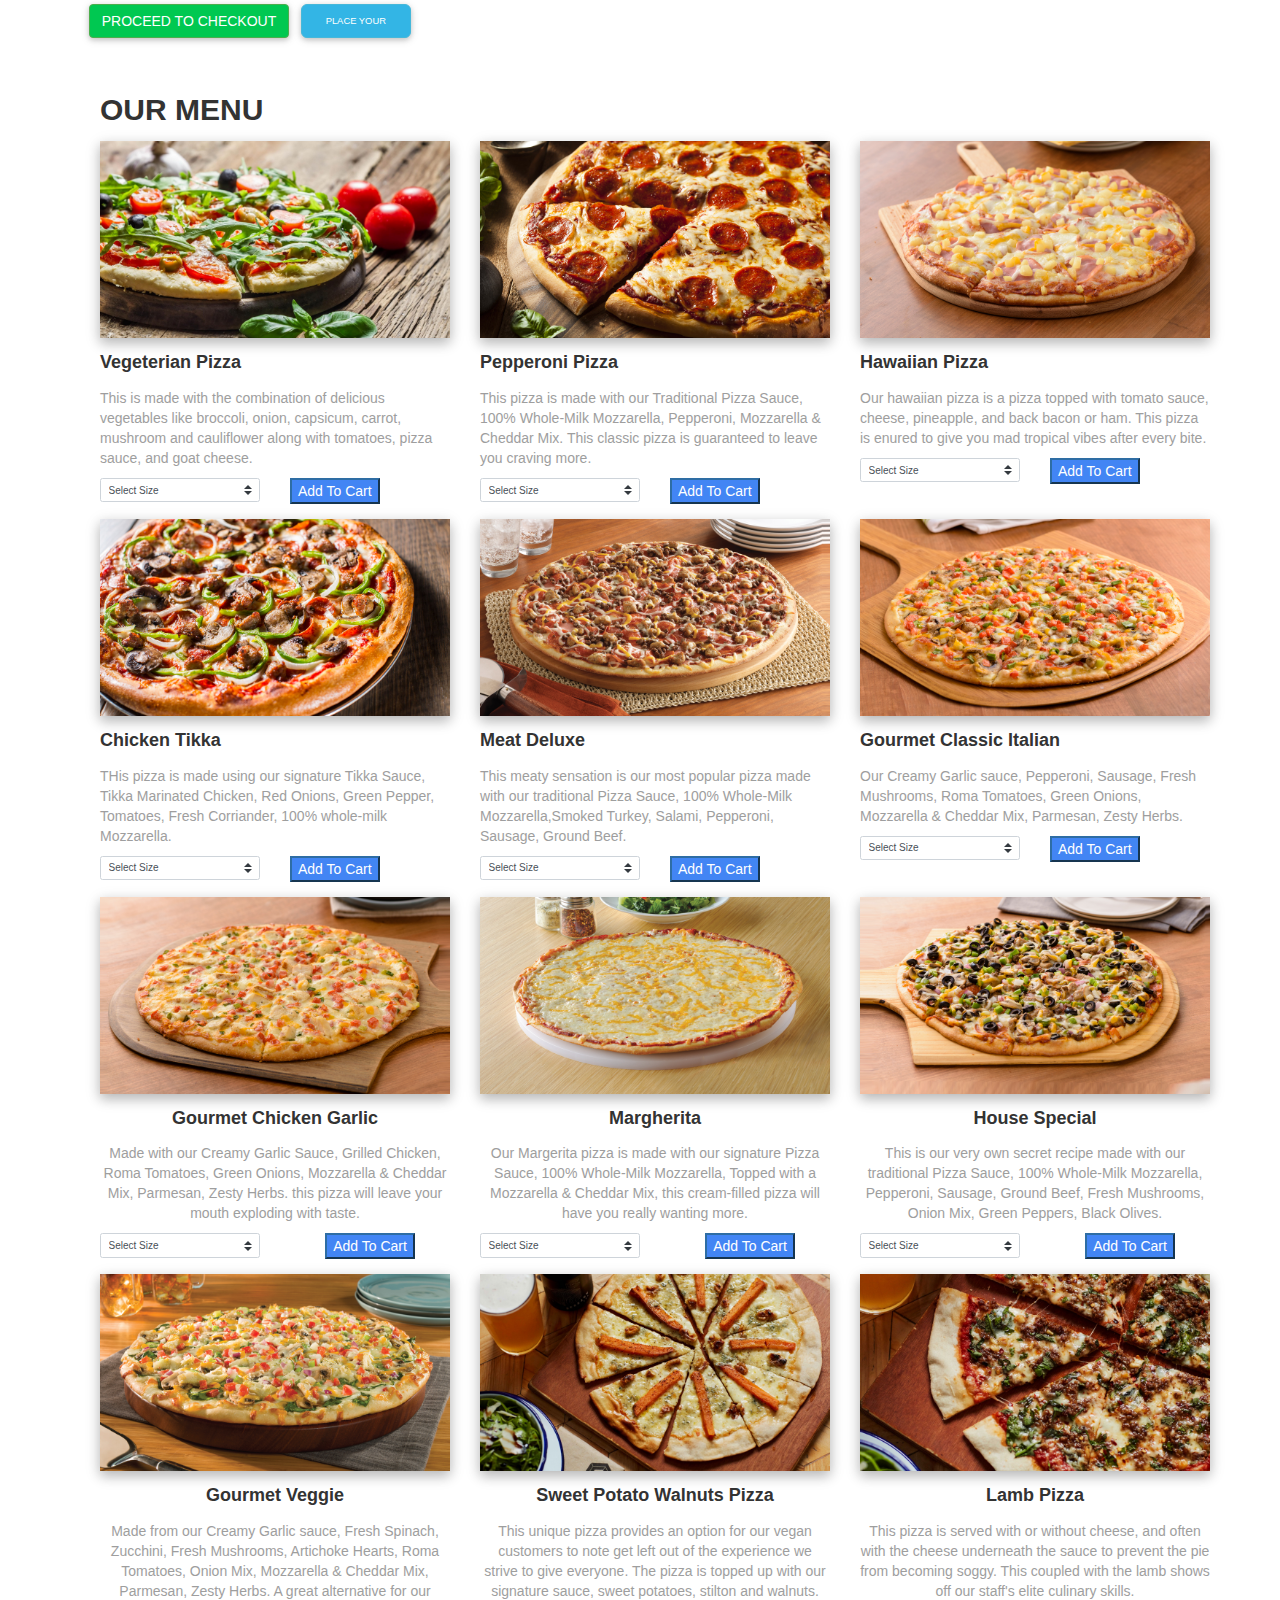
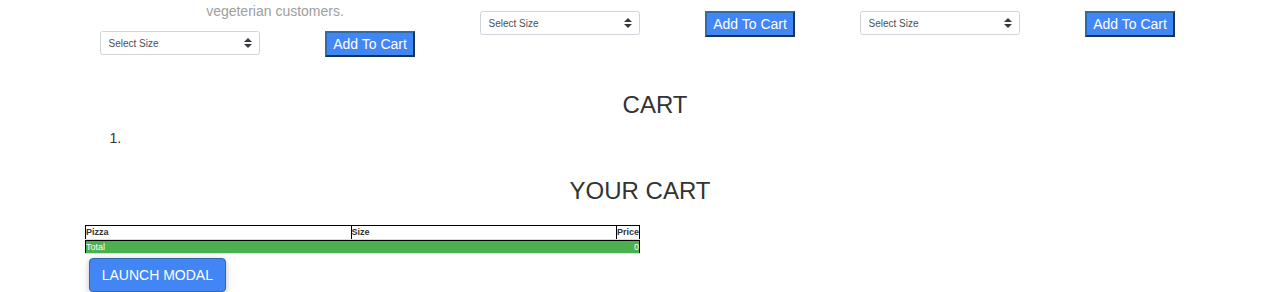
<file: form.html>
<!DOCTYPE html>
<html lang="en">

<head>
  <title>Bootstrap Example</title>
  <meta charset="utf-8">
  <meta name="viewport" content="width=device-width, initial-scale=1">
  <link rel="stylesheet" href="https://maxcdn.bootstrapcdn.com/bootstrap/3.4.0/css/bootstrap.min.css">

  <!-- Font Awesome -->
  <link rel="stylesheet" href="https://use.fontawesome.com/releases/v5.8.2/css/all.css">

  <link href="https://fonts.googleapis.com/css?family=Rouge+Script&display=swap" rel="stylesheet">
  <!-- Bootstrap core CSS -->
  <link href="css/bootstrap.min.css" rel="stylesheet">
  <!-- Material Design Bootstrap -->
  <link href="css/mdb.min.css" rel="stylesheet">
  <!-- Your custom styles (optional) -->
  <link href="css/style.css" rel="stylesheet">
  <link rel="stylesheet" href="https://maxcdn.bootstrapcdn.com/bootstrap/3.4.0/css/bootstrap.min.css">


</head>

<body>

  <div class="container">
    <!-- Modal: modalCart -->
    <!-- Button trigger modal-->
<button type="button" class="btn btn-success" data-toggle="modal" data-target="#modalCart">Proceed To Checkout</button>

<!-- Modal: modalCart -->
<div class="modal fade" id="modalCart" tabindex="-1" role="dialog" aria-labelledby="exampleModalLabel"
  aria-hidden="true">
  <div class="modal-dialog" role="document">
    <div class="modal-content">
      <!--Header-->
      <div class="modal-header">
        <h4 class="modal-title" id="myModalLabel">Your cart</h4>
        <button type="button" class="close" data-dismiss="modal" aria-label="Close">
          <span aria-hidden="true">×</span>
        </button>
      </div>
      <!--Body-->
      <div class="modal-body">

        <table class="table table-hover">
          <thead>
            <tr>
              <th>#</th>
              <th>Product name</th>
              <th>Price</th>
              <th>Remove</th>
            </tr>
          </thead>
          <tbody>
            <tr>
              <th scope="row">1</th>
              <td>Product 1</td>
              <td>100$</td>
              <td><a><i class="fas fa-times"></i></a></td>
            </tr>
            <tr>
              <th scope="row">2</th>
              <td>Product 2</td>
              <td>100$</td>
              <td><a><i class="fas fa-times"></i></a></td>
            </tr>
            <tr>
              <th scope="row">3</th>
              <td>Product 3</td>
              <td>100$</td>
              <td><a><i class="fas fa-times"></i></a></td>
            </tr>
            <tr>
              <th scope="row">4</th>
              <td>Product 4</td>
              <td>100$</td>
              <td><a><i class="fas fa-times"></i></a></td>
            </tr>
            <tr class="total">
              <th scope="row">5</th>
              <td>Total</td>
              <td>400$</td>
              <td></td>
            </tr>
          </tbody>
        </table>

      </div>
      <!--Footer-->
      <div class="modal-footer">
        <button type="button" class="btn btn-outline-primary" data-dismiss="modal">Close</button>
        <button class="btn btn-primary">Checkout</button>
      </div>
    </div>
  </div>
</div>
<!-- Modal: modalCart -->

    <!-- Trigger the modal with a button -->
    <button type="button" class="btn btn-info btn-lg" data-toggle="modal" data-target="#myModal">Place Your </button>

    <!-- Modal -->
    <div class="modal fade" id="myModal" role="dialog">
      <div class="modal-dialog modal-lg">
        <div class="modal-content">
          <div class="modal-header">
            <button type="button" class="close" data-dismiss="modal">&times;</button>

          </div>
          <div class="modal-body">
            <form class="border border-light p-5" id="order" name="orderForm">
              <p class="h4 mb-4 text-center">ORDER FORM</p>
              <div class="row">
                <div class="col-md-6">
                  <label for="Name">Name:</label>
                  <input type="text" name="Name" id="Name" class="form-control mb-4" placeholder="Name"></div>
                <div class="col-md-6">
                  <label for="phone">Phone Number:</label>
                  <input type="number" name="phone" id="phone" class="form-control mb-4" placeholder="Phone Number"></div>
              </div>
              <div class="row">
                <div class="col-md-6">
                  <label for="email">Email:</label>
                  <input type="email" name="email" id="email" class="form-control mb-4" placeholder="Email"></div>
                <div class="col-md-6"></div>
              </div>




              <div class="conatiner">


                <div class="row">
                  <div class="col-md-4">
                    <strong>
                      <h2>Pizza Size</h2>
                    </strong>
                    <br>
                    <!-- Group of default radios - option 1 -->
                    <div class="custom-control custom-radio">
                      <input type="radio" class="custom-control-input" id="large" name="size">
                      <label class="custom-control-label" for="large">Large</label>
                    </div>
                    <div class="custom-control custom-radio">
                      <input type="radio" class="custom-control-input" id="medium" name="size">
                      <label class="custom-control-label" for="medium">Medium</label>
                    </div>
                    <div class="custom-control custom-radio">
                      <input type="radio" class="custom-control-input" id="small" name="size">
                      <label class="custom-control-label" for="small">Small</label>
                    </div>

                  </div>


                  <div class="col-md-4">
                    <strong>
                      <h2>Toppings</h2>
                    </strong>
                    <br>
                    <div class="custom-control custom-checkbox mb-4">
                      <input type="checkbox" class="custom-control-input" name="pepperoni" id="pepperoni">
                      <label class="custom-control-label" for="pepperoni">Pepperoni</label>
                    </div>
                    <div class="custom-control custom-checkbox mb-4">
                      <input type="checkbox" class="custom-control-input" name="mushrooms" id="mushrooms">
                      <label class="custom-control-label" for="mushrooms">Mushrooms</label>
                    </div>
                    <div class="custom-control custom-checkbox mb-4">
                      <input type="checkbox" class="custom-control-input" name="onions" id="onions">
                      <label class="custom-control-label" for="onions">Onions</label>
                    </div>
                    <div class="custom-control custom-checkbox mb-4">
                      <input type="checkbox" class="custom-control-input" name="sausage" id="sausage">
                      <label class="custom-control-label" for="sausage">Sausage</label>
                    </div>
                    <div class="custom-control custom-checkbox mb-4">
                      <input type="checkbox" class="custom-control-input" name="pineapple" id="pineapple">
                      <label class="custom-control-label" for="pineapple">Pineapple</label>
                    </div>
                    <div class="custom-control custom-checkbox mb-4">
                      <input type="checkbox" class="custom-control-input" name="bacon" id="bacon">
                      <label class="custom-control-label" for="bacon">Bacon</label>
                    </div>
                    <div class="custom-control custom-checkbox mb-4">
                      <input type="checkbox" class="custom-control-input" name="extraCheese" id="extraCheese">
                      <label class="custom-control-label" for="extraCheese">Extra Cheese</label>
                    </div>
                    <div class="custom-control custom-checkbox mb-4">
                      <input type="checkbox" class="custom-control-input" name="blackOlives" id="blackOlives">
                      <label class="custom-control-label" for="blackOlives">Black Olives</label>
                    </div>
                    <div class="custom-control custom-checkbox mb-4">
                      <input type="checkbox" class="custom-control-input" name="greenPeppers" id="greenPeppers">
                      <label class="custom-control-label" for="greenPeppers">Green Peppers</label>
                    </div>
                    <div class="custom-control custom-checkbox mb-4">
                      <input type="checkbox" class="custom-control-input" name="spinach" id="spinach">
                      <label class="custom-control-label" for="spinach">Spinach</label>
                    </div>

                  </div>

                  <div class="col-md-4">
                    <strong>
                      <h2>Crust</h2>
                    </strong>
                    <br>
                    <div class="custom-control custom-radio">
                      <input type="radio" class="custom-control-input" id="thin" name="crust">
                      <label class="custom-control-label" for="thin">Thin</label>
                    </div>
                    <div class="custom-control custom-radio">
                      <input type="radio" class="custom-control-input" id="thick" name="crust">
                      <label class="custom-control-label" for="thick">Thick</label>
                    </div>
                    <div class="custom-control custom-radio">
                      <input type="radio" class="custom-control-input" id="gluten" name="crust">
                      <label class="custom-control-label" for="gluten">Gluten Free</label>
                    </div>
                    <div class="custom-control custom-radio">
                      <input type="radio" class="custom-control-input" id="flat" name="crust">
                      <label class="custom-control-label" for="flat">Flatbread Crust</label>
                    </div>
                    <div class="custom-control custom-radio">
                      <input type="radio" class="custom-control-input" id="stuffed" name="crust">
                      <label class="custom-control-label" for="stuffed">Cheese Stuffed Crust</label>
                    </div>

                  </div>
                </div>
                <label for="quantity">Quantity</label>
                <input type="number" name="quantity" id="quantity" class="form-control mb-4" placeholder="Quantity">
                <label for="comment">Comments</label>
                <textarea class="form-control rounded-0" id="comment" name="comment" rows="3" placeholder="Message"></textarea>
                <br>
                <button class="btn btn-info btn-block" type="submit">Submit Order</button>
            </form>
          </div>
          <div class="modal-footer">
            <button type="button" class="btn btn-default" data-dismiss="modal">Close</button>
          </div>
        </div>
      </div>
    </div>
  </div>
  <br>
  <br>
  <br>
  <div class="container">
    <div class="pizzas">
      <h2 class="my-4 font-weight-bold">OUR MENU</h2>

      <!--Grid row-->
      <div class="row">

        <!--Grid column-->
        <div class="col-lg-4 col-md-12 mb-4 pizza">

          <div class="view overlay z-depth-1-half">
            <img src="images/pizza4.jpg" class="img-fluid pizza-image">
            <a href="#!">
              <div class="mask rgba-white-slight"></div>
            </a>
          </div>

          <h4 class="my-4 font-weight-bold pizza-title" id="veggie-title">Vegeterian Pizza</h4>
          <p class="grey-text">This is made with the combination
            of delicious vegetables like broccoli, onion, capsicum, carrot, mushroom
            and cauliflower along with tomatoes, pizza sauce, and goat cheese.</p>
            <div class="row">
              <div class="col-md-6">
                <select id="vegeterianPizza" class="browser-default custom-select pizza-price">
                  <option selected disabled>Select Size</option>
                  <option value="350">Small @ Kshs 350</option>
                  <option value="550">Medium @ Kshs 550</option>
                  <option value="750">Large @ Kshs 750</option>
                </select>
              </div>
              <div class="col-md-6"><button class="btn-primary pizza-button" id="veggieButton">Add To Cart</button></div>

            </div>

        </div>
        <!--Grid column-->

        <!--Grid column-->
        <div class="col-lg-4 col-md-6 mb-4 pizza">

          <div class="view overlay z-depth-1-half">
            <img src="images/pizza6.jpg" class="img-fluid pizza-image">
            <a href="#!">
              <div class="mask rgba-white-slight">

              </div>
            </a>
          </div>

          <h4 class="my-4 font-weight-bold pizza-title">Pepperoni Pizza</h4>
          <p class="grey-text"> This pizza is made with our Traditional Pizza Sauce, 100% Whole-Milk
            Mozzarella, Pepperoni, Mozzarella & Cheddar Mix. This classic pizza
            is guaranteed to leave you craving more.</p>
            <div class="row">
              <div class="col-md-6">
                <select id="pepperoniPizza" class="browser-default custom-select pizza-price">
                  <option selected disabled>Select Size</option>
                  <option value="400">Small @ Kshs. 400</option>
                  <option value="650">Medium @ Kshs. 650 </option>
                  <option value="900">Large @ Kshs. 900</option>
                </select>
              </div>
              <div class="col-md-6"><button class="btn-primary pizza-button" id="pepperoniButton">Add To Cart</button></div>

            </div>

        </div>
        <!--Grid column-->

        <!--Grid column-->
        <div class="col-lg-4 col-md-6 mb-4 pizza">

          <div class="view overlay z-depth-1-half">
            <img src="images/pizza7.jpg" class="img-fluid pizza-image">
            <a href="#!">
              <div class="mask rgba-white-slight"></div>
            </a>
          </div>

          <h4 class="my-4 font-weight-bold pizza-title">Hawaiian Pizza</h4>
          <p class="grey-text">Our hawaiian pizza is a pizza topped with tomato
            sauce, cheese, pineapple, and back bacon or ham. This pizza is enured to give you mad tropical vibes after every bite.</p>

            <div class="row">
              <div class="col-md-6">
                <select id="hawaiianPizza" class="browser-default custom-select pizza-price">
                 <option selected disabled>Select Size</option>
                 <option value="500">Small @ Kshs. 500</option>
                 <option value="700">Medium @ Kshs. 700</option>
                 <option value="950">Large @ Ksh. 950</option>
               </select></div>
              <div class="col-md-6"><button class="btn-primary pizza-button" id="hawaiianButton">Add To Cart</button></div>

            </div>

        </div>
        <!--Grid column-->

      </div>
      <!--Grid row-->

      <!--Grid row-->
      <div class="row">

        <!--Grid column-->
        <div class="col-lg-4 col-md-12 mb-4 pizza">

          <div class="view overlay z-depth-1-half">
            <img src="images/pizza8.jpg" class="img-fluid pizza-image">
            <a href="#!">
              <div class="mask rgba-white-slight"></div>
            </a>
          </div>

          <h4 class="my-4 font-weight-bold pizza-title">Chicken Tikka</h4>
          <p class="grey-text">THis pizza is made using our signature Tikka Sauce, Tikka Marinated Chicken,
            Red Onions, Green Pepper, Tomatoes, Fresh Corriander, 100% whole-milk
            Mozzarella.</p>
            <div class="row">
              <div class="col-md-6">
                <select id="chickenTikka" class="browser-default custom-select pizza-price">
                  <option selected disabled>Select Size</option>
                  <option value="450">Small @ Kshs 450</option>
                  <option value="650">Medium @ Kshs 650</option>
                  <option value="900">Large @ Kshs 900</option>
                </select>
              </div>
              <div class="col-md-6"><button class="btn-primary pizza-button" id="chickenTikkaButton">Add To Cart</button></div>

            </div>

        </div>
        <!--Grid column-->

        <!--Grid column-->
        <div class="col-lg-4 col-md-6 mb-4 pizza">

          <div class="view overlay z-depth-1-half">
            <img src="images/pizza10.jpg" class="img-fluid pizza-image">
            <a href="#!">
              <div class="mask rgba-white-slight"></div>
            </a>
          </div>

          <h4 class="my-4 font-weight-bold pizza-title">Meat Deluxe</h4>
          <p class="grey-text">This meaty sensation is our most popular pizza
             made with our traditional Pizza Sauce, 100% Whole-Milk Mozzarella,Smoked Turkey,
            Salami, Pepperoni, Sausage, Ground Beef.</p>
            <div class="row">
              <div class="col-md-6">
                <select id="meatDeluxe" class="browser-default custom-select pizza-price">
                  <option selected disabled>Select Size</option>
                  <option value="800">Small @ Kshs. 800</option>
                  <option value="1000">Medium @ Kshs. 1000</option>
                  <option value="1300">Large @ Kshs. 1300</option>
                </select>
              </div>
              <div class="col-md-6"><button class="btn-primary pizza-button" id="meatDeluxeButton">Add To Cart</button></div>

            </div>

        </div>
        <!--Grid column-->

        <!--Grid column-->
        <div class="col-lg-4 col-md-6 mb-4 pizza">

          <div class="view overlay z-depth-1-half">
            <img src="images/pizza9.jpg" class="img-fluid pizza-image">
            <a href="#!">
              <div class="mask rgba-white-slight"></div>
            </a>
          </div>

          <h4 class="my-4 font-weight-bold pizza-title">Gourmet Classic Italian</h4>
          <p class="grey-text">Our Creamy Garlic sauce, Pepperoni, Sausage,
            Fresh Mushrooms, Roma Tomatoes, Green Onions, Mozzarella & Cheddar Mix,
            Parmesan, Zesty Herbs.</p>
            <div class="row">
              <div class="col-md-6">
                <select id="classicItalian" class="browser-default custom-select pizza-price">
                  <option selected disabled>Select Size</option>
                  <option value="450">Small @ Kshs. 450</option>
                  <option value="600">Medium @ Kshs. 600 </option>
                  <option value="800">Large @ Kshs. 800</option>
                </select>
              </div>
              <div class="col-md-6"><button class="btn-primary pizza-button" id="classicItalianButton">Add To Cart</button></div>

            </div>

        </div>
        <!--Grid column-->

      </div>
      <!--Grid row-->

    </section>
    <!--Section: Examples-->

  </section>

    <!--Section: Examples-->
    <section id="examples" class="text-center">



      <!--Grid row-->
      <div class="row">

        <!--Grid column-->
        <div class="col-lg-4 col-md-12 mb-4 pizza">

          <div class="view overlay z-depth-1-half">
            <img src="images/pizza11.jpg" class="img-fluid pizza-image">
            <a href="#!">
              <div class="mask rgba-white-slight"></div>
            </a>
          </div>

          <h4 class="my-4 font-weight-bold pizza-title">Gourmet Chicken Garlic</h4>
          <p class="grey-text"> Made with our Creamy Garlic Sauce, Grilled Chicken,
            Roma Tomatoes, Green Onions, Mozzarella & Cheddar Mix, Parmesan, Zesty Herbs.
          this pizza will leave your mouth exploding with taste.</p>
          <div class="row">
            <div class="col-md-6">
              <select id="chickenGarlic" class="browser-default custom-select pizza-price">
                <option selected disabled>Select Size</option>
                <option value="500">Small @ Kshs. 500</option>
                <option value="750">Medium @ Kshs. 750</option>
                <option value="950">Large @ Kshs. 950</option>
              </select>
            </div>
            <div class="col-md-6"><button class="btn-primary pizza-button" id="chickenGarlicButton">Add To Cart</button></div>

          </div>

        </div>
        <!--Grid column-->

        <!--Grid column-->
        <div class="col-lg-4 col-md-6 mb-4 pizza">

          <div class="view overlay z-depth-1-half">
            <img src="images/pizza12.jpg" class="img-fluid pizza-image">
            <a href="#!">
              <div class="mask rgba-white-slight"></div>
            </a>
          </div>

          <h4 class="my-4 font-weight-bold pizza-title">Margherita</h4>
          <p class="grey-text"> Our Margerita pizza is made with our signature Pizza Sauce, 100% Whole-Milk Mozzarella,
            Topped with a Mozzarella & Cheddar Mix, this cream-filled pizza will have you really wanting more.</p>
            <div class="row">
              <div class="col-md-6">
                <select id="margherita"class="browser-default custom-select pizza-price">
                  <option selected disabled>Select Size</option>
                  <option value="350">Small @ Kshs. 350</option>
                  <option value="600">Medium @ Kshs. 600</option>
                  <option value="800">Large @ Kshs. 800</option>
                </select>
              </div>
              <div class="col-md-6"><button class="btn-primary pizza-button" id="margheritaButton">Add To Cart</button></div>

            </div>

        </div>
        <!--Grid column-->

        <!--Grid column-->
        <div class="col-lg-4 col-md-6 mb-4 pizza">

          <div class="view overlay z-depth-1-half">
            <img src="images/pizza13.jpg" class="img-fluid pizza-image">
            <a href="#!">
              <div class="mask rgba-white-slight"></div>
            </a>
          </div>

          <h4 class="my-4 font-weight-bold pizza-title">House Special</h4>
          <p class="grey-text">This is our very own secret recipe made with our traditional Pizza Sauce,
            100% Whole-Milk Mozzarella, Pepperoni, Sausage, Ground Beef, Fresh Mushrooms, Onion Mix, Green Peppers, Black Olives.</p>
            <div class="row">
              <div class="col-md-6">
                <select id="special" class="browser-default custom-select pizzza-price">
                  <option selected disabled>Select Size</option>
                  <option value="400">Small @ Kshs. 400</option>
                  <option value="650">Medium @ Kshs. 650</option>
                  <option value="900">Large @ Kshs. 900</option>
                </select>
              </div>
              <div class="col-md-6"><button class="btn-primary pizza-button" id="specialButton">Add To Cart</button></div>

            </div>

        </div>
        <!--Grid column-->

      </div>
      <!--Grid row-->

      <!--Grid row-->
      <div class="row">

        <!--Grid column-->
        <div class="col-lg-4 col-md-12 mb-4 pizza">

          <div class="view overlay z-depth-1-half">
            <img src="images/pizza14.jpg" class="img-fluid pizza-image">
            <a href="#!">
              <div class="mask rgba-white-slight"></div>
            </a>
          </div>

          <h4 class="my-4 font-weight-bold pizza-title">Gourmet Veggie</h4>
          <p class="grey-text">Made from our Creamy Garlic sauce, Fresh Spinach, Zucchini, Fresh Mushrooms, Artichoke Hearts,
            Roma Tomatoes, Onion Mix, Mozzarella & Cheddar Mix, Parmesan, Zesty Herbs. A great alternative for our vegeterian customers.</p>
            <div class="row">
              <div class="col-md-6">
                <select id="gourmetVeggie" class="browser-default custom-select pizza-price">
                  <option selected disabled>Select Size</option>
                  <option value="300">Small @ Kshs. 300</option>
                  <option value="500">Medium @ Kshs. 500</option>
                  <option value="800">Large @ Kshs. 800</option>
                </select>
              </div>
              <div class="col-md-6"><button class="btn-primary pizza-button" id="gourmetVeggieButton">Add To Cart</button></div>

            </div>

        </div>
        <!--Grid column-->

        <!--Grid column-->
        <div class="col-lg-4 col-md-6 mb-4 pizza">

          <div class="view overlay z-depth-1-half">
            <img src="images/pizza20.jpeg" class="img-fluid pizza-image">
            <a href="#!">
              <div class="mask rgba-white-slight"></div>
            </a>
          </div>

          <h4 class="my-4 font-weight-bold pizza-title">Sweet Potato Walnuts Pizza</h4>
          <p class="grey-text">This unique pizza provides an option
          for our vegan customers to note get left out of the experience we strive to give everyone.
          The pizza is topped up with our signature sauce, sweet potatoes, stilton and walnuts.</p>
        <div class="row">
          <div class="col-md-6">

              <select id="sweetPotato" class="browser-default custom-select pizza-price">
                <option selected disabled>Select Size</option>
                <option value="550">Small @ Kshs. 550</option>
                <option value="750">Medium @ Kshs. 750</option>
                <option value="1050">Large @ Kshs. 1050</option>
              </select>

          </div>
          <div class="col-md-6"><button class="btn-primary pizza-button" id="sweetPotatoButton">Add To Cart</button></div>

        </div>

        </div>
        <!--Grid column-->

        <!--Grid column-->
        <div class="col-lg-4 col-md-6 mb-4 pizza">

          <div class="view overlay z-depth-1-half">
            <img src="images/pizza18.jpeg" class="img-fluid pizza-image">
            <a href="#!">
              <div class="mask rgba-white-slight"></div>
            </a>
          </div>

          <h4 class="my-4 font-weight-bold pizza-title">Lamb Pizza</h4>
          <p class="grey-text">This pizza is served with or without cheese,
            and often with the cheese underneath the sauce to prevent the pie from becoming soggy.
          This coupled with the lamb shows off our staff's elite culinary skills.</p>
          <div class="row">
            <div class="col-md-6"> <select id="lambPizza" class="browser-default custom-select pizza-price">
               <option selected disabled>Select Size</option>
               <option value="400">Small @ Kshs. 400</option>
               <option value="650">Medium @ Kshs. 650</option>
               <option value="900">Large @ Kshs. 900</option>
             </select>
           </div>
            <div class="col-md-6"><button class="btn-primary pizza-button" id="lambPizzaButton">Add To Cart</button></div>

          </div>

        </div>
        <!--Grid column-->

      </div>
    </div>
  </div>

<div class="cart">
<div class="container">
  <h3>CART</h3>
</div>
<ol>
  <li></li>

</ol>

</div>

<div style="overflow-x:auto;">
  <table id="myTable">
<h3>YOUR CART<h3>
  <tr>
    <td><strong>Pizza</strong></td>
    <td><strong>Size</strong></td>
    <td><strong>Price</strong></td>
  </tr>


</table>

<table>
  <tr id="final">
    <th>Total</th>

    <th id="total">0</th>

  </tr>

</table>

</div>












    <!-- Button trigger modal-->
<button type="button" class="btn btn-primary" data-toggle="modal" data-target="#modalCart">Launch modal</button>

<!-- Modal: modalCart -->
<div class="modal fade" id="modalCart" tabindex="-1" role="dialog" aria-labelledby="exampleModalLabel"
  aria-hidden="true">
  <div class="modal-dialog" role="document">
    <div class="modal-content">
      <!--Header-->
      <div class="modal-header">
        <h4 class="modal-title" id="myModalLabel">Your cart</h4>
        <button type="button" class="close" data-dismiss="modal" aria-label="Close">
          <span aria-hidden="true">×</span>
        </button>
      </div>
      <!--Body-->
      <div class="modal-body">

        <table class="table table-hover">
          <thead>
            <tr>
              <th>#</th>
              <th>Product name</th>
              <th>Price</th>
              <th>Remove</th>
            </tr>
          </thead>
          <tbody>
            <tr>
              <th scope="row">1</th>
              <td>Product 1</td>
              <td>100$</td>
              <td><a><i class="fas fa-times"></i></a></td>
            </tr>
            <tr>
              <th scope="row">2</th>
              <td>Product 2</td>
              <td>100$</td>
              <td><a><i class="fas fa-times"></i></a></td>
            </tr>
            <tr>
              <th scope="row">3</th>
              <td>Product 3</td>
              <td>100$</td>
              <td><a><i class="fas fa-times"></i></a></td>
            </tr>
            <tr>
              <th scope="row">4</th>
              <td>Product 4</td>
              <td>100$</td>
              <td><a><i class="fas fa-times"></i></a></td>
            </tr>
            <tr class="total">
              <th scope="row">5</th>
              <td>Total</td>
              <td>400$</td>
              <td></td>
            </tr>
          </tbody>
        </table>

      </div>
      <!--Footer-->
      <div class="modal-footer">
        <button type="button" class="btn btn-outline-primary" data-dismiss="modal">Close</button>
        <button class="btn btn-primary">Checkout</button>
      </div>
    </div>
  </div>
</div>
  </div>




  <script type="text/javascript" src="js/mdb.min.js"></script>
  <script type="text/javascript" src="https://code.jquery.com/jquery-3.4.1.min.js" integrity="sha256-CSXorXvZcTkaix6Yvo6HppcZGetbYMGWSFlBw8HfCJo=" crossorigin="anonymous"></script>
  <script src="https://maxcdn.bootstrapcdn.com/bootstrap/3.4.0/js/bootstrap.min.js"></script>
  <script type="text/javascript" src="js/scripts.js"></script>

</body>

</html>
</file>
<file: css/style.css>
html,
body,
header,
#intro {
  height: 100%;
}

#intro {
  background: url("../images/pizza3.jpg")no-repeat center center fixed;
  -webkit-background-size: cover;
  -moz-background-size: cover;
  -o-background-size: cover;
  background-size: cover;
}

.top-nav-collapse {
  background-color: #24355C;
}

@media (max-width: 768px) {
  .navbar:not(.top-nav-collapse) {
    background-color: #24355C;
  }
}

@media (min-width: 800px) and (max-width: 850px) {
  .navbar:not(.top-nav-collapse) {
    background-color: #24355C;
  }
}

#title {
  color: white;
  font-family: 'Rouge Script', cursive;
  font-family: 'Petit Formal Script', cursive;
}

#slogan {
  font-family: 'Sriracha', cursive;
}

.wrapper {
  text-align: center;
}

.img-thumbnail {
  height: 50%;
  width: 50%;
}
#modalMakePizza{
  text-align: center;
}

table {
  border-collapse: collapse;
}



table, td {
  border: 1px solid black;

  width: 50%;
  height: 100%;
}
th, td {
  border-bottom: 1px solid #ddd;
  font-size: 50px;
}
#total{
  text-align: right;
  padding-right: ;
}
#final{

  background-color: #4CAF50;
  color: white;
}
h3{
  text-align: center;
  font-weight: bold;
}
#myTable{
  align-items: center;
}
</file>
